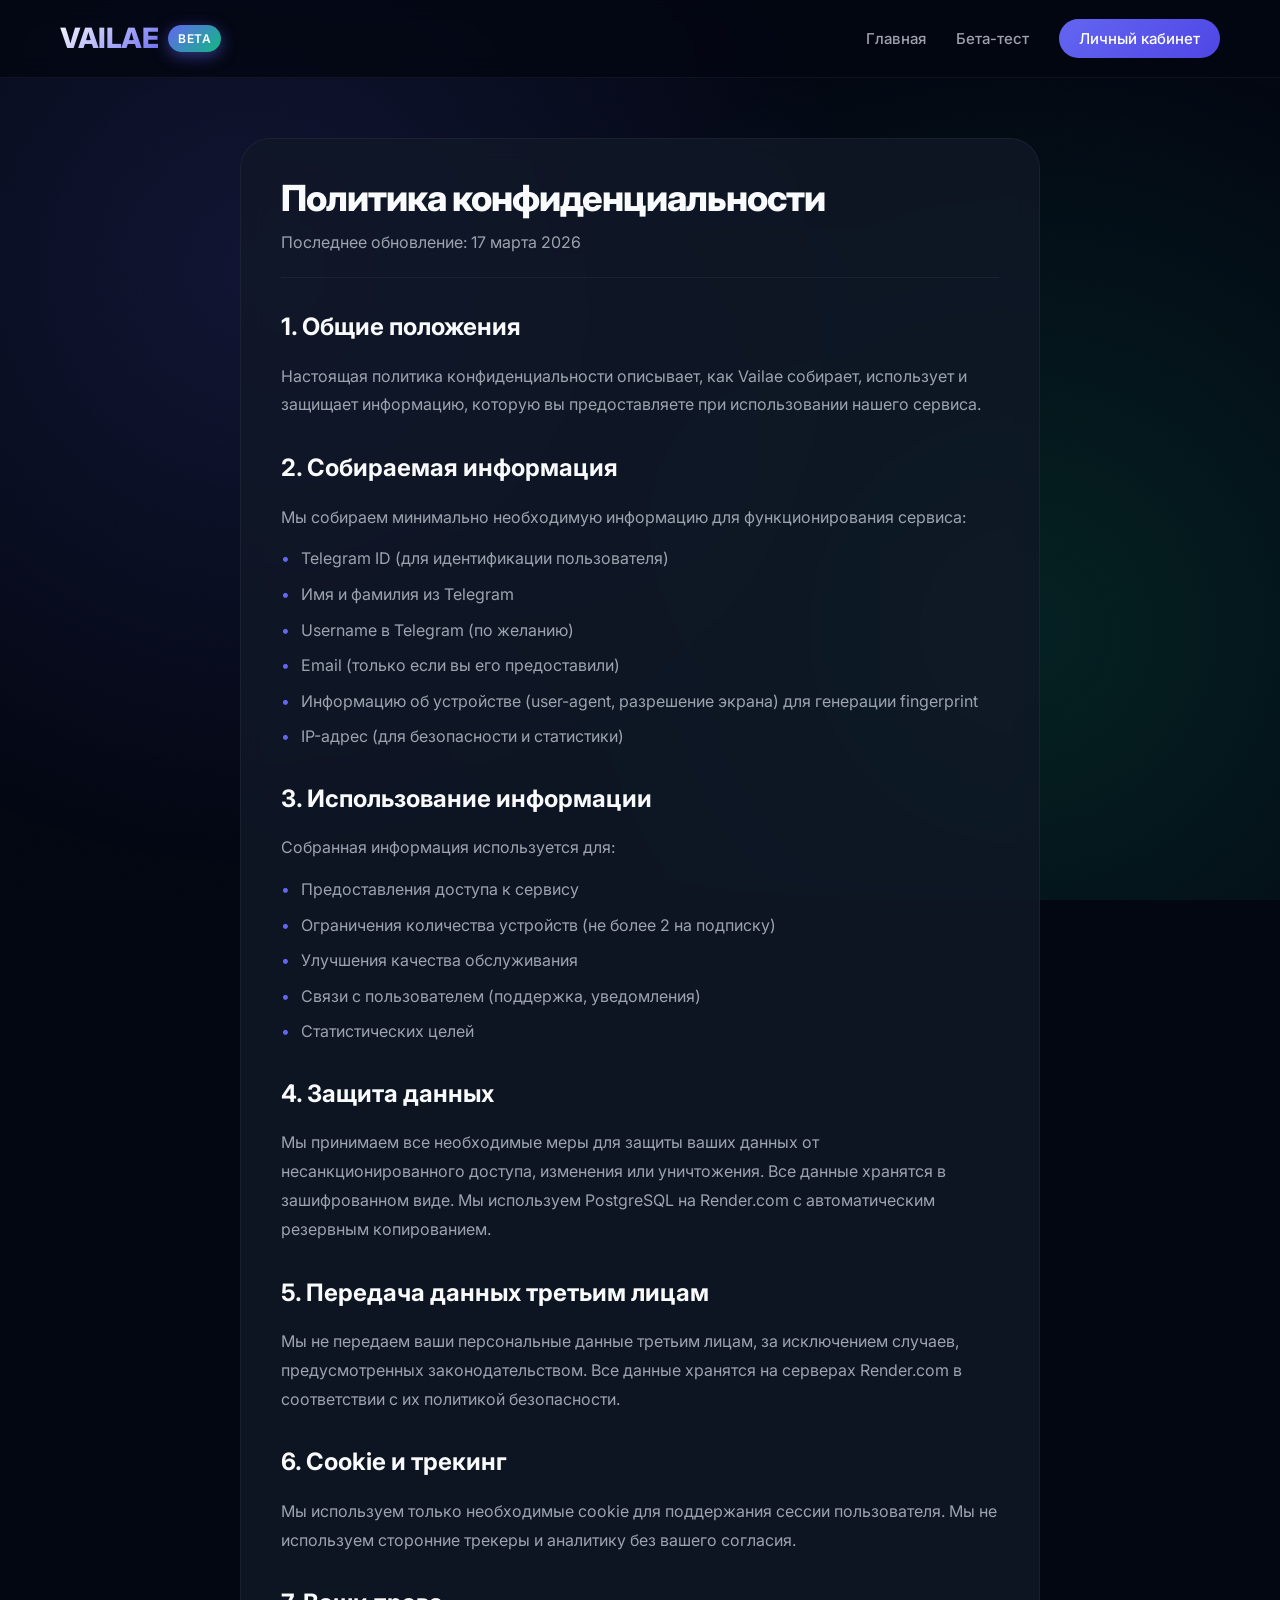
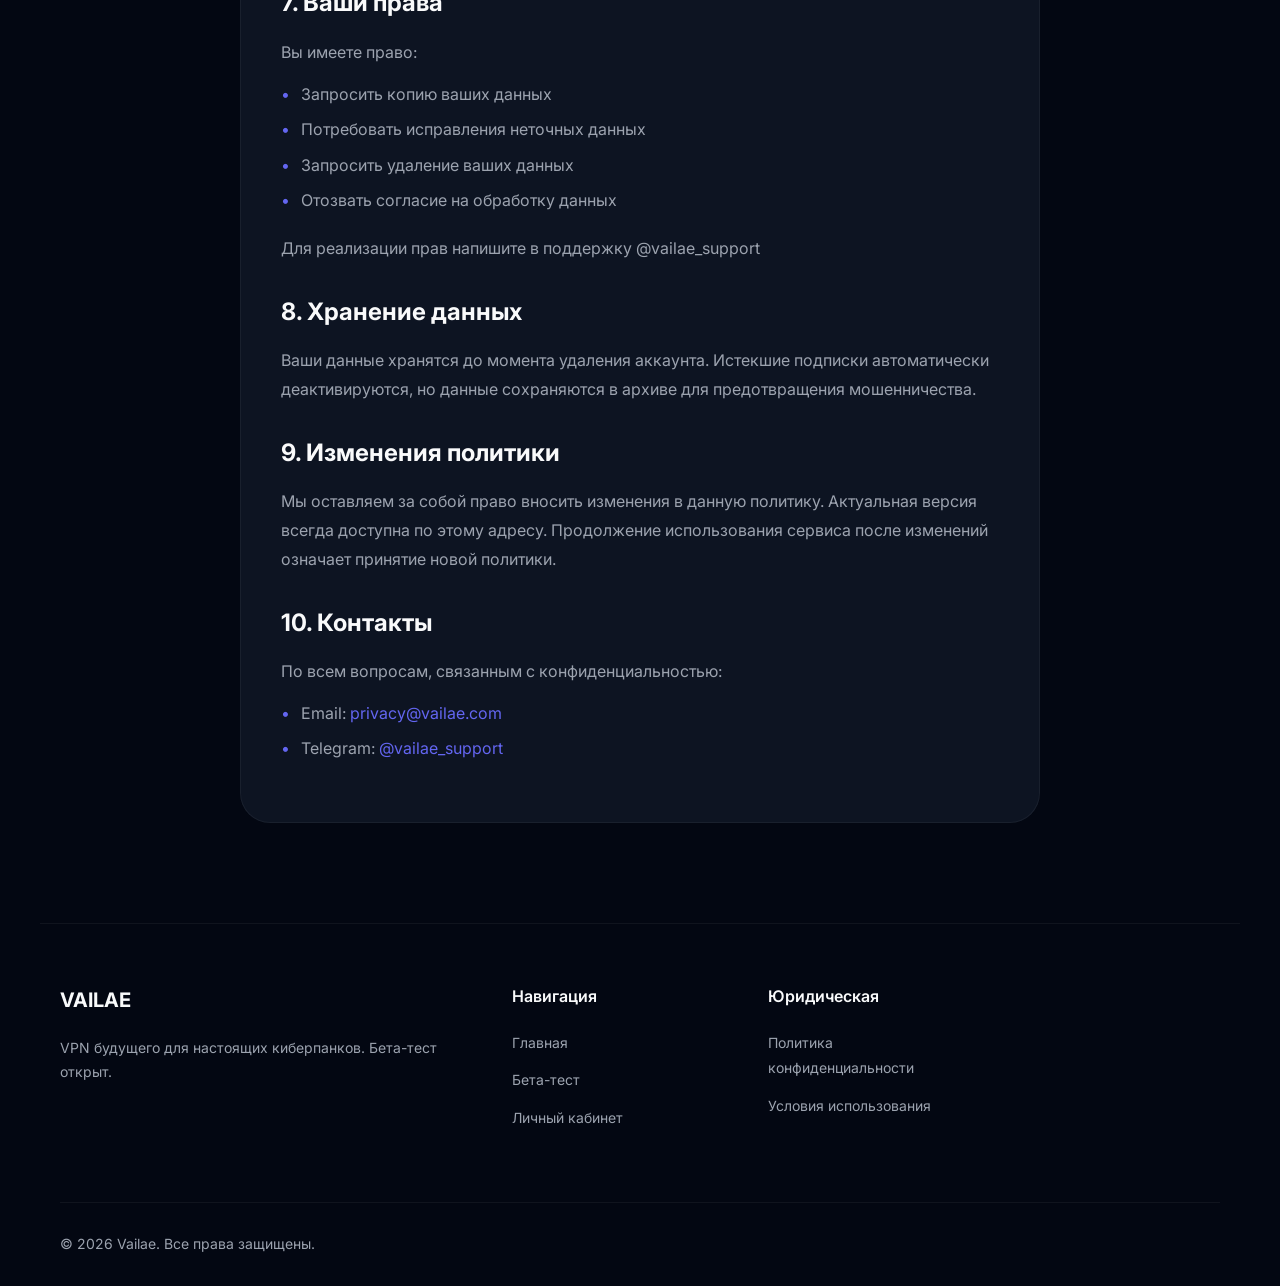
<file: templates/privacy.html>
<!DOCTYPE html>
<html lang="ru">
<head>
    <meta charset="UTF-8">
    <meta name="viewport" content="width=device-width, initial-scale=1.0">
    <title>Vailae — Политика конфиденциальности</title>
    <link rel="stylesheet" href="/static/css/style.css">
    <link href="https://fonts.googleapis.com/css2?family=Inter:wght@300;400;500;600;700;800&display=swap" rel="stylesheet">
</head>
<body>
    <div class="noise"></div>
    <div class="gradient-bg"></div>

    <nav class="navbar">
        <div class="nav-container">
            <div class="logo">
                <span class="logo-text">VAILAE</span>
                <span class="logo-badge">BETA</span>
            </div>
            
            <ul class="nav-menu">
                <li><a href="/" class="nav-link">Главная</a></li>
                <li><a href="/beta" class="nav-link">Бета-тест</a></li>
                <li><a href="/dashboard" class="nav-link btn-nav">Личный кабинет</a></li>
            </ul>
        </div>
    </nav>

    <div class="container">
        <article class="legal-page">
            <h1>Политика конфиденциальности</h1>
            <p class="legal-date">Последнее обновление: 17 марта 2026</p>
            
            <section>
                <h2>1. Общие положения</h2>
                <p>Настоящая политика конфиденциальности описывает, как Vailae собирает, использует и защищает информацию, которую вы предоставляете при использовании нашего сервиса.</p>
            </section>
            
            <section>
                <h2>2. Собираемая информация</h2>
                <p>Мы собираем минимально необходимую информацию для функционирования сервиса:</p>
                <ul>
                    <li>Telegram ID (для идентификации пользователя)</li>
                    <li>Имя и фамилия из Telegram</li>
                    <li>Username в Telegram (по желанию)</li>
                    <li>Email (только если вы его предоставили)</li>
                    <li>Информацию об устройстве (user-agent, разрешение экрана) для генерации fingerprint</li>
                    <li>IP-адрес (для безопасности и статистики)</li>
                </ul>
            </section>
            
            <section>
                <h2>3. Использование информации</h2>
                <p>Собранная информация используется для:</p>
                <ul>
                    <li>Предоставления доступа к сервису</li>
                    <li>Ограничения количества устройств (не более 2 на подписку)</li>
                    <li>Улучшения качества обслуживания</li>
                    <li>Связи с пользователем (поддержка, уведомления)</li>
                    <li>Статистических целей</li>
                </ul>
            </section>
            
            <section>
                <h2>4. Защита данных</h2>
                <p>Мы принимаем все необходимые меры для защиты ваших данных от несанкционированного доступа, изменения или уничтожения. Все данные хранятся в зашифрованном виде. Мы используем PostgreSQL на Render.com с автоматическим резервным копированием.</p>
            </section>
            
            <section>
                <h2>5. Передача данных третьим лицам</h2>
                <p>Мы не передаем ваши персональные данные третьим лицам, за исключением случаев, предусмотренных законодательством. Все данные хранятся на серверах Render.com в соответствии с их политикой безопасности.</p>
            </section>
            
            <section>
                <h2>6. Cookie и трекинг</h2>
                <p>Мы используем только необходимые cookie для поддержания сессии пользователя. Мы не используем сторонние трекеры и аналитику без вашего согласия.</p>
            </section>
            
            <section>
                <h2>7. Ваши права</h2>
                <p>Вы имеете право:</p>
                <ul>
                    <li>Запросить копию ваших данных</li>
                    <li>Потребовать исправления неточных данных</li>
                    <li>Запросить удаление ваших данных</li>
                    <li>Отозвать согласие на обработку данных</li>
                </ul>
                <p>Для реализации прав напишите в поддержку @vailae_support</p>
            </section>
            
            <section>
                <h2>8. Хранение данных</h2>
                <p>Ваши данные хранятся до момента удаления аккаунта. Истекшие подписки автоматически деактивируются, но данные сохраняются в архиве для предотвращения мошенничества.</p>
            </section>
            
            <section>
                <h2>9. Изменения политики</h2>
                <p>Мы оставляем за собой право вносить изменения в данную политику. Актуальная версия всегда доступна по этому адресу. Продолжение использования сервиса после изменений означает принятие новой политики.</p>
            </section>
            
            <section>
                <h2>10. Контакты</h2>
                <p>По всем вопросам, связанным с конфиденциальностью:</p>
                <ul>
                    <li>Email: <a href="mailto:privacy@vailae.com">privacy@vailae.com</a></li>
                    <li>Telegram: <a href="https://t.me/vailae_support">@vailae_support</a></li>
                </ul>
            </section>
        </article>
    </div>

    <footer class="footer">
        <div class="footer-grid">
            <div class="footer-col">
                <div class="footer-logo">VAILAE</div>
                <p class="footer-description">
                    VPN будущего для настоящих киберпанков. Бета-тест открыт.
                </p>
            </div>
            
            <div class="footer-col">
                <h4>Навигация</h4>
                <ul>
                    <li><a href="/">Главная</a></li>
                    <li><a href="/beta">Бета-тест</a></li>
                    <li><a href="/dashboard">Личный кабинет</a></li>
                </ul>
            </div>
            
            <div class="footer-col">
                <h4>Юридическая</h4>
                <ul>
                    <li><a href="/privacy">Политика конфиденциальности</a></li>
                    <li><a href="/terms">Условия использования</a></li>
                </ul>
            </div>
        </div>
        
        <div class="footer-bottom">
            <span>© 2026 Vailae. Все права защищены.</span>
        </div>
    </footer>

    <style>
        .legal-page {
            max-width: 800px;
            margin: 60px auto;
            padding: 40px;
            background: var(--bg-card);
            backdrop-filter: var(--glass-blur);
            border: 1px solid var(--border);
            border-radius: 30px;
        }
        
        .legal-page h1 {
            font-size: 36px;
            margin-bottom: 10px;
        }
        
        .legal-date {
            color: var(--text-secondary);
            margin-bottom: 40px;
            padding-bottom: 20px;
            border-bottom: 1px solid var(--border);
        }
        
        .legal-page h2 {
            font-size: 24px;
            margin: 30px 0 15px;
            color: var(--text);
        }
        
        .legal-page p {
            color: var(--text-secondary);
            line-height: 1.8;
            margin-bottom: 15px;
        }
        
        .legal-page ul {
            list-style: none;
            padding: 0;
            margin-bottom: 20px;
        }
        
        .legal-page ul li {
            color: var(--text-secondary);
            margin-bottom: 10px;
            padding-left: 20px;
            position: relative;
        }
        
        .legal-page ul li::before {
            content: '•';
            color: var(--primary);
            position: absolute;
            left: 0;
        }
        
        .legal-page a {
            color: var(--primary);
            text-decoration: none;
        }
        
        .legal-page a:hover {
            text-decoration: underline;
        }
    </style>
</body>
</html>
</file>
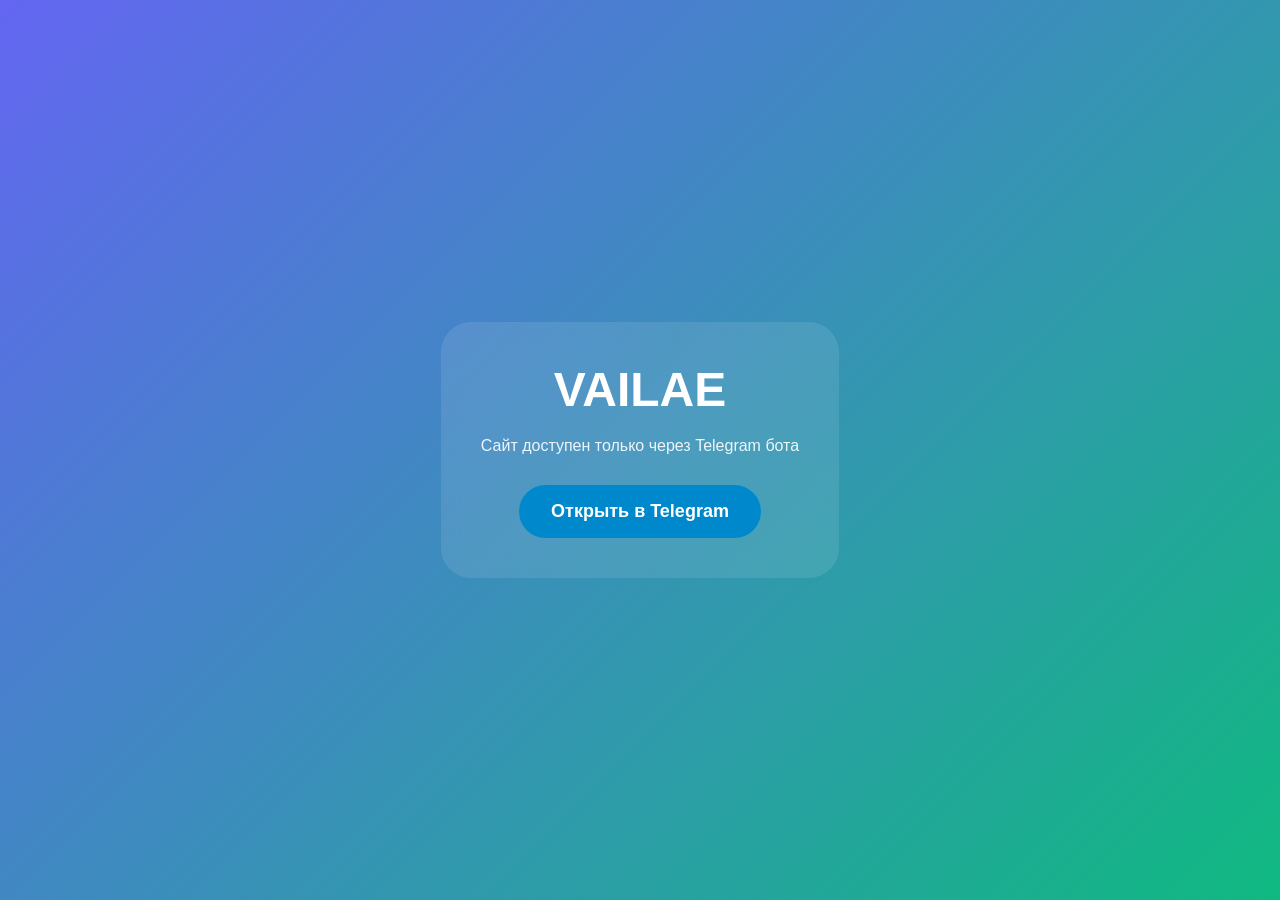
<file: templates/telegram_only.html>
<!DOCTYPE html>
<html>
<head>
    <meta charset="UTF-8">
    <meta name="viewport" content="width=device-width, initial-scale=1.0">
    <title>Vailae — доступ через Telegram</title>
    <style>
        *{margin:0;padding:0;box-sizing:border-box;}
        body{
            font-family:-apple-system,BlinkMacSystemFont,'Segoe UI',Roboto,sans-serif;
            background:linear-gradient(135deg,#6366f1,#10b981);
            min-height:100vh;
            display:flex;
            align-items:center;
            justify-content:center;
            color:white;
            padding:20px;
        }
        .card{
            max-width:400px;
            background:rgba(255,255,255,0.1);
            backdrop-filter:blur(10px);
            border-radius:30px;
            padding:40px;
            text-align:center;
        }
        h1{font-size:48px;margin-bottom:20px;}
        p{margin-bottom:30px;opacity:0.9;}
        .btn{
            display:inline-flex;
            align-items:center;
            gap:10px;
            background:#0088cc;
            color:white;
            text-decoration:none;
            padding:16px 32px;
            border-radius:50px;
            font-size:18px;
            font-weight:600;
        }
        .btn:hover{transform:translateY(-2px);}
    </style>
</head>
<body>
    <div class="card">
        <h1>VAILAE</h1>
        <p>Сайт доступен только через Telegram бота</p>
        <a href="https://t.me/{{ bot_username }}" class="btn">
            Открыть в Telegram
        </a>
    </div>
</body>
</html>
</file>
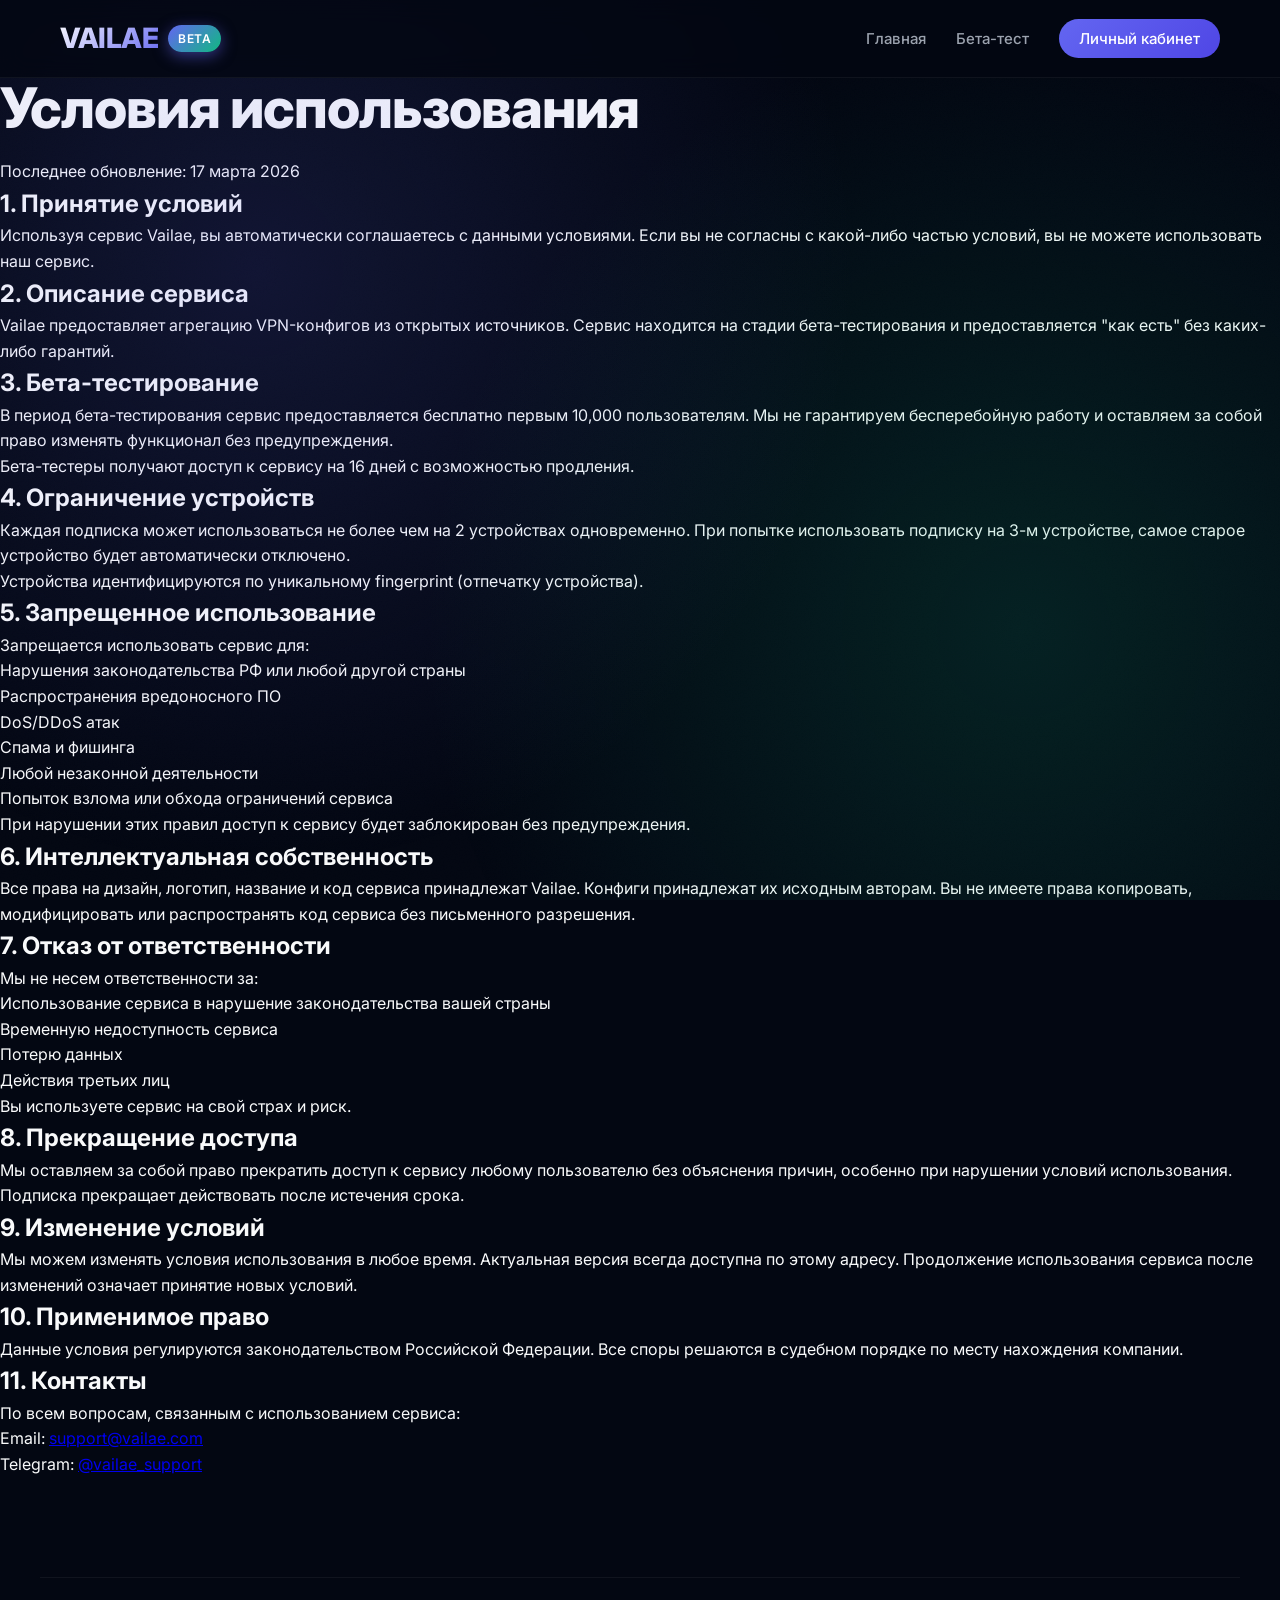
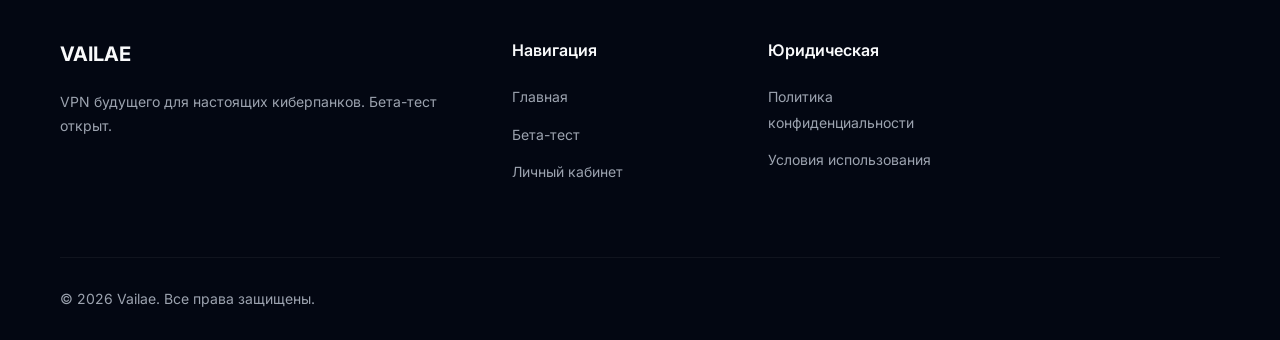
<file: templates/terms.html>
<!DOCTYPE html>
<html lang="ru">
<head>
    <meta charset="UTF-8">
    <meta name="viewport" content="width=device-width, initial-scale=1.0">
    <title>Vailae — Условия использования</title>
    <link rel="stylesheet" href="/static/css/style.css">
    <link href="https://fonts.googleapis.com/css2?family=Inter:wght@300;400;500;600;700;800&display=swap" rel="stylesheet">
</head>
<body>
    <div class="noise"></div>
    <div class="gradient-bg"></div>

    <nav class="navbar">
        <div class="nav-container">
            <div class="logo">
                <span class="logo-text">VAILAE</span>
                <span class="logo-badge">BETA</span>
            </div>
            
            <ul class="nav-menu">
                <li><a href="/" class="nav-link">Главная</a></li>
                <li><a href="/beta" class="nav-link">Бета-тест</a></li>
                <li><a href="/dashboard" class="nav-link btn-nav">Личный кабинет</a></li>
            </ul>
        </div>
    </nav>

    <div class="container">
        <article class="legal-page">
            <h1>Условия использования</h1>
            <p class="legal-date">Последнее обновление: 17 марта 2026</p>
            
            <section>
                <h2>1. Принятие условий</h2>
                <p>Используя сервис Vailae, вы автоматически соглашаетесь с данными условиями. Если вы не согласны с какой-либо частью условий, вы не можете использовать наш сервис.</p>
            </section>
            
            <section>
                <h2>2. Описание сервиса</h2>
                <p>Vailae предоставляет агрегацию VPN-конфигов из открытых источников. Сервис находится на стадии бета-тестирования и предоставляется "как есть" без каких-либо гарантий.</p>
            </section>
            
            <section>
                <h2>3. Бета-тестирование</h2>
                <p>В период бета-тестирования сервис предоставляется бесплатно первым 10,000 пользователям. Мы не гарантируем бесперебойную работу и оставляем за собой право изменять функционал без предупреждения.</p>
                <p>Бета-тестеры получают доступ к сервису на 16 дней с возможностью продления.</p>
            </section>
            
            <section>
                <h2>4. Ограничение устройств</h2>
                <p>Каждая подписка может использоваться не более чем на 2 устройствах одновременно. При попытке использовать подписку на 3-м устройстве, самое старое устройство будет автоматически отключено.</p>
                <p>Устройства идентифицируются по уникальному fingerprint (отпечатку устройства).</p>
            </section>
            
            <section>
                <h2>5. Запрещенное использование</h2>
                <p>Запрещается использовать сервис для:</p>
                <ul>
                    <li>Нарушения законодательства РФ или любой другой страны</li>
                    <li>Распространения вредоносного ПО</li>
                    <li>DoS/DDoS атак</li>
                    <li>Спама и фишинга</li>
                    <li>Любой незаконной деятельности</li>
                    <li>Попыток взлома или обхода ограничений сервиса</li>
                </ul>
                <p>При нарушении этих правил доступ к сервису будет заблокирован без предупреждения.</p>
            </section>
            
            <section>
                <h2>6. Интеллектуальная собственность</h2>
                <p>Все права на дизайн, логотип, название и код сервиса принадлежат Vailae. Конфиги принадлежат их исходным авторам. Вы не имеете права копировать, модифицировать или распространять код сервиса без письменного разрешения.</p>
            </section>
            
            <section>
                <h2>7. Отказ от ответственности</h2>
                <p>Мы не несем ответственности за:</p>
                <ul>
                    <li>Использование сервиса в нарушение законодательства вашей страны</li>
                    <li>Временную недоступность сервиса</li>
                    <li>Потерю данных</li>
                    <li>Действия третьих лиц</li>
                </ul>
                <p>Вы используете сервис на свой страх и риск.</p>
            </section>
            
            <section>
                <h2>8. Прекращение доступа</h2>
                <p>Мы оставляем за собой право прекратить доступ к сервису любому пользователю без объяснения причин, особенно при нарушении условий использования. Подписка прекращает действовать после истечения срока.</p>
            </section>
            
            <section>
                <h2>9. Изменение условий</h2>
                <p>Мы можем изменять условия использования в любое время. Актуальная версия всегда доступна по этому адресу. Продолжение использования сервиса после изменений означает принятие новых условий.</p>
            </section>
            
            <section>
                <h2>10. Применимое право</h2>
                <p>Данные условия регулируются законодательством Российской Федерации. Все споры решаются в судебном порядке по месту нахождения компании.</p>
            </section>
            
            <section>
                <h2>11. Контакты</h2>
                <p>По всем вопросам, связанным с использованием сервиса:</p>
                <ul>
                    <li>Email: <a href="mailto:support@vailae.com">support@vailae.com</a></li>
                    <li>Telegram: <a href="https://t.me/vailae_support">@vailae_support</a></li>
                </ul>
            </section>
        </article>
    </div>

    <footer class="footer">
        <div class="footer-grid">
            <div class="footer-col">
                <div class="footer-logo">VAILAE</div>
                <p class="footer-description">
                    VPN будущего для настоящих киберпанков. Бета-тест открыт.
                </p>
            </div>
            
            <div class="footer-col">
                <h4>Навигация</h4>
                <ul>
                    <li><a href="/">Главная</a></li>
                    <li><a href="/beta">Бета-тест</a></li>
                    <li><a href="/dashboard">Личный кабинет</a></li>
                </ul>
            </div>
            
            <div class="footer-col">
                <h4>Юридическая</h4>
                <ul>
                    <li><a href="/privacy">Политика конфиденциальности</a></li>
                    <li><a href="/terms">Условия использования</a></li>
                </ul>
            </div>
        </div>
        
        <div class="footer-bottom">
            <span>© 2026 Vailae. Все права защищены.</span>
        </div>
    </footer>
</body>
</html>
</file>
<file: static/css/style.css>
/* static/css/style.css - Полная версия */

/* ===== ПЕРЕМЕННЫЕ ===== */
:root {
    --primary: #6366f1;
    --primary-dark: #4f46e5;
    --primary-light: #818cf8;
    --primary-glow: rgba(99, 102, 241, 0.5);
    --secondary: #10b981;
    --secondary-dark: #059669;
    --secondary-light: #34d399;
    --secondary-glow: rgba(16, 185, 129, 0.3);
    --bg-dark: #030712;
    --bg-card: rgba(17, 24, 39, 0.8);
    --bg-card-solid: #111827;
    --bg-card-hover: #1f2937;
    --text: #f9fafb;
    --text-secondary: #9ca3af;
    --text-muted: #6b7280;
    --border: rgba(255, 255, 255, 0.05);
    --border-hover: rgba(255, 255, 255, 0.1);
    --success: #10b981;
    --warning: #f59e0b;
    --danger: #ef4444;
    --info: #3b82f6;
    --glass-blur: blur(12px);
    --transition: all 0.3s ease;
}

/* ===== СБРОС ===== */
* {
    margin: 0;
    padding: 0;
    box-sizing: border-box;
}

html {
    scroll-behavior: smooth;
    scroll-padding-top: 80px;
}

body {
    font-family: 'Inter', sans-serif;
    background: var(--bg-dark);
    color: var(--text);
    line-height: 1.6;
    overflow-x: hidden;
    min-height: 100vh;
    position: relative;
}

/* ===== ФОНОВЫЕ ЭЛЕМЕНТЫ ===== */
.noise {
    position: fixed;
    top: 0;
    left: 0;
    width: 100%;
    height: 100%;
    background: url('[data-uri]');
    pointer-events: none;
    opacity: 0.4;
    z-index: 0;
}

.gradient-bg {
    position: fixed;
    top: 0;
    left: 0;
    width: 100%;
    height: 100%;
    background: 
        radial-gradient(circle at 20% 30%, rgba(99, 102, 241, 0.15) 0%, transparent 50%),
        radial-gradient(circle at 80% 70%, rgba(16, 185, 129, 0.15) 0%, transparent 50%);
    pointer-events: none;
    z-index: 0;
}

.canvas-bg {
    position: fixed;
    top: 0;
    left: 0;
    width: 100%;
    height: 100%;
    pointer-events: none;
    z-index: 1;
    opacity: 0.4;
}

/* ===== ПРЕЛОАДЕР ===== */
.preloader {
    position: fixed;
    top: 0;
    left: 0;
    width: 100%;
    height: 100%;
    background: var(--bg-dark);
    display: flex;
    justify-content: center;
    align-items: center;
    z-index: 9999;
    transition: opacity 0.5s ease, visibility 0.5s ease;
}

.preloader.hidden {
    opacity: 0;
    visibility: hidden;
}

.loader {
    width: 48px;
    height: 48px;
    border: 3px solid var(--border);
    border-top-color: var(--primary);
    border-right-color: var(--secondary);
    border-radius: 50%;
    animation: spin 1s linear infinite;
}

.global-loader {
    position: fixed;
    top: 0;
    left: 0;
    width: 100%;
    height: 100%;
    background: rgba(3, 7, 18, 0.8);
    backdrop-filter: blur(5px);
    display: flex;
    justify-content: center;
    align-items: center;
    z-index: 10000;
}

@keyframes spin {
    to { transform: rotate(360deg); }
}

/* ===== НАВИГАЦИЯ ===== */
.navbar {
    position: sticky;
    top: 0;
    z-index: 1000;
    background: rgba(3, 7, 18, 0.8);
    backdrop-filter: var(--glass-blur);
    border-bottom: 1px solid var(--border);
    padding: 16px 0;
}

.nav-container {
    max-width: 1200px;
    margin: 0 auto;
    padding: 0 20px;
    display: flex;
    justify-content: space-between;
    align-items: center;
}

.logo {
    display: flex;
    align-items: center;
    gap: 10px;
    cursor: pointer;
}

.logo-icon {
    animation: float 3s infinite;
}

.logo-text {
    font-size: 28px;
    font-weight: 800;
    background: linear-gradient(135deg, #fff, var(--primary));
    -webkit-background-clip: text;
    -webkit-text-fill-color: transparent;
    letter-spacing: -0.5px;
}

.logo-badge {
    background: linear-gradient(135deg, var(--primary), var(--secondary));
    color: white;
    font-size: 12px;
    font-weight: 600;
    padding: 4px 10px;
    border-radius: 30px;
    text-transform: uppercase;
    letter-spacing: 0.5px;
    box-shadow: 0 4px 15px var(--primary-glow);
    animation: badgePulse 2s infinite;
}

@keyframes badgePulse {
    0%, 100% { opacity: 1; }
    50% { opacity: 0.8; }
}

@keyframes float {
    0%, 100% { transform: translateY(0); }
    50% { transform: translateY(-5px); }
}

.menu-toggle {
    display: none;
    flex-direction: column;
    gap: 6px;
    cursor: pointer;
    padding: 5px;
    z-index: 1001;
}

.menu-toggle span {
    width: 30px;
    height: 2px;
    background: var(--text);
    transition: var(--transition);
}

.menu-toggle.active span:nth-child(1) {
    transform: rotate(45deg) translate(8px, 8px);
}

.menu-toggle.active span:nth-child(2) {
    opacity: 0;
}

.menu-toggle.active span:nth-child(3) {
    transform: rotate(-45deg) translate(8px, -8px);
}

.nav-menu {
    display: flex;
    gap: 30px;
    list-style: none;
    align-items: center;
}

.nav-link {
    color: var(--text-secondary);
    text-decoration: none;
    font-weight: 500;
    font-size: 15px;
    transition: var(--transition);
    position: relative;
}

.nav-link:hover {
    color: var(--text);
}

.nav-link::after {
    content: '';
    position: absolute;
    bottom: -5px;
    left: 0;
    width: 0;
    height: 2px;
    background: linear-gradient(90deg, var(--primary), var(--secondary));
    transition: width 0.3s;
    border-radius: 2px;
}

.nav-link:hover::after {
    width: 100%;
}

.btn-nav {
    background: linear-gradient(135deg, var(--primary), var(--primary-dark));
    color: white !important;
    padding: 10px 20px;
    border-radius: 30px;
    border: none;
}

.btn-nav::after {
    display: none;
}

.btn-nav:hover {
    background: linear-gradient(135deg, var(--primary-dark), var(--primary));
    transform: translateY(-2px);
    box-shadow: 0 10px 20px -5px var(--primary-glow);
}

/* Пользовательское меню */
.nav-user-menu {
    position: relative;
    display: flex;
    align-items: center;
    gap: 10px;
    cursor: pointer;
    padding: 5px 10px;
    border-radius: 40px;
    background: rgba(255, 255, 255, 0.05);
    border: 1px solid var(--border);
    transition: var(--transition);
}

.nav-user-menu:hover {
    background: rgba(255, 255, 255, 0.1);
    border-color: var(--primary);
}

.nav-user-avatar {
    width: 32px;
    height: 32px;
    border-radius: 50%;
    overflow: hidden;
    background: linear-gradient(135deg, var(--primary), var(--secondary));
    display: flex;
    align-items: center;
    justify-content: center;
    color: white;
    font-size: 16px;
}

.nav-user-avatar img {
    width: 100%;
    height: 100%;
    object-fit: cover;
}

.avatar-initials {
    font-weight: 600;
    text-transform: uppercase;
}

.nav-user-name {
    font-weight: 500;
    color: var(--text);
}

.nav-user-dropdown {
    position: absolute;
    top: 100%;
    right: 0;
    width: 200px;
    background: var(--bg-card-solid);
    border: 1px solid var(--border);
    border-radius: 20px;
    padding: 10px;
    margin-top: 10px;
    opacity: 0;
    visibility: hidden;
    transform: translateY(-10px);
    transition: var(--transition);
    z-index: 100;
}

.nav-user-menu:hover .nav-user-dropdown {
    opacity: 1;
    visibility: visible;
    transform: translateY(0);
}

.nav-user-dropdown a {
    display: block;
    padding: 12px 15px;
    color: var(--text);
    text-decoration: none;
    border-radius: 12px;
    transition: var(--transition);
}

.nav-user-dropdown a:hover {
    background: rgba(99, 102, 241, 0.1);
    color: var(--primary);
}

/* ===== КНОПКИ ===== */
.btn {
    padding: 14px 28px;
    border-radius: 40px;
    font-weight: 600;
    font-size: 15px;
    cursor: pointer;
    transition: var(--transition);
    border: none;
    display: inline-flex;
    align-items: center;
    justify-content: center;
    gap: 8px;
    text-decoration: none;
    position: relative;
    overflow: hidden;
}

.btn-primary {
    background: linear-gradient(135deg, var(--primary), var(--primary-dark));
    color: white;
    box-shadow: 0 10px 20px -5px var(--primary-glow);
}

.btn-primary::before {
    content: '';
    position: absolute;
    top: 0;
    left: -100%;
    width: 100%;
    height: 100%;
    background: linear-gradient(90deg, transparent, rgba(255, 255, 255, 0.2), transparent);
    transition: left 0.5s;
}

.btn-primary:hover::before {
    left: 100%;
}

.btn-primary:hover {
    transform: translateY(-2px);
    box-shadow: 0 15px 30px -5px var(--primary-glow);
}

.btn-outline {
    background: transparent;
    border: 1px solid var(--border);
    color: var(--text);
    backdrop-filter: var(--glass-blur);
}

.btn-outline:hover {
    border-color: var(--primary);
    background: rgba(99, 102, 241, 0.1);
    transform: translateY(-2px);
}

.btn-glow {
    animation: glow 2s infinite;
}

@keyframes glow {
    0%, 100% { box-shadow: 0 10px 20px -5px var(--primary-glow); }
    50% { box-shadow: 0 15px 30px 0 var(--primary-glow); }
}

.btn-block {
    width: 100%;
    padding: 16px;
}

.btn-large {
    padding: 18px 40px;
    font-size: 16px;
}

.login-btn {
    background: transparent;
    border: 1px solid var(--primary);
    color: var(--text);
    padding: 10px 20px;
    border-radius: 30px;
    text-decoration: none;
    display: inline-flex;
    align-items: center;
    gap: 8px;
}

.login-btn:hover {
    background: var(--primary);
}

/* ===== ГЕРОЙ СЕКЦИЯ ===== */
.hero {
    max-width: 1200px;
    margin: 0 auto;
    padding: 60px 20px;
    display: grid;
    grid-template-columns: 1fr 1fr;
    gap: 60px;
    align-items: center;
    min-height: 90vh;
    position: relative;
    z-index: 2;
}

.hero-content {
    animation: fadeInUp 1s ease;
}

@keyframes fadeInUp {
    from {
        opacity: 0;
        transform: translateY(30px);
    }
    to {
        opacity: 1;
        transform: translateY(0);
    }
}

.hero-badge {
    display: inline-flex;
    align-items: center;
    gap: 10px;
    background: rgba(99, 102, 241, 0.1);
    border: 1px solid rgba(99, 102, 241, 0.3);
    padding: 6px;
    border-radius: 40px;
    margin-bottom: 30px;
    backdrop-filter: var(--glass-blur);
}

.live-badge {
    display: flex;
    align-items: center;
    gap: 6px;
    background: var(--primary);
    color: white;
    padding: 6px 14px;
    border-radius: 30px;
    font-size: 13px;
    font-weight: 600;
}

.pulse-dot {
    width: 8px;
    height: 8px;
    background: #fff;
    border-radius: 50%;
    animation: pulse 2s infinite;
}

@keyframes pulse {
    0% { transform: scale(1); opacity: 1; }
    50% { transform: scale(1.5); opacity: 0.7; }
    100% { transform: scale(1); opacity: 1; }
}

.badge-text {
    padding-right: 12px;
    color: var(--text-secondary);
    font-weight: 500;
}

h1 {
    font-size: 56px;
    line-height: 1.1;
    margin-bottom: 20px;
    font-weight: 800;
    letter-spacing: -1px;
}

.gradient-text {
    background: linear-gradient(135deg, var(--primary), var(--secondary));
    -webkit-background-clip: text;
    -webkit-text-fill-color: transparent;
    background-clip: text;
}

.hero-description {
    font-size: 18px;
    color: var(--text-secondary);
    margin-bottom: 40px;
    max-width: 500px;
    line-height: 1.7;
}

.highlight {
    color: var(--secondary);
    font-weight: 600;
    position: relative;
    display: inline-block;
}

.highlight::after {
    content: '';
    position: absolute;
    bottom: -2px;
    left: 0;
    width: 100%;
    height: 2px;
    background: var(--secondary);
    transform: scaleX(0);
    transform-origin: right;
    transition: transform 0.5s;
}

.highlight:hover::after {
    transform: scaleX(1);
    transform-origin: left;
}

.hero-stats {
    display: flex;
    gap: 40px;
    margin: 40px 0;
}

.stat-item {
    text-align: left;
}

.stat-value {
    font-size: 36px;
    font-weight: 700;
    color: var(--text);
    margin-bottom: 5px;
    background: linear-gradient(135deg, #fff, var(--primary));
    -webkit-background-clip: text;
    -webkit-text-fill-color: transparent;
    font-feature-settings: "tnum";
}

.stat-label {
    color: var(--text-secondary);
    font-size: 14px;
    text-transform: uppercase;
    letter-spacing: 1px;
}

.hero-actions {
    display: flex;
    gap: 20px;
    margin-top: 40px;
}

/* Визуальная часть героя */
.hero-visual {
    position: relative;
    height: 500px;
    animation: fadeInRight 1s ease;
}

@keyframes fadeInRight {
    from {
        opacity: 0;
        transform: translateX(30px);
    }
    to {
        opacity: 1;
        transform: translateX(0);
    }
}

.sphere {
    position: absolute;
    top: 50%;
    left: 50%;
    transform: translate(-50%, -50%);
    width: 300px;
    height: 300px;
    border-radius: 50%;
    background: radial-gradient(circle at 30% 30%, rgba(99, 102, 241, 0.4), rgba(16, 185, 129, 0.1));
    box-shadow: 0 0 100px var(--primary-glow);
    animation: spherePulse 4s infinite;
}

@keyframes spherePulse {
    0%, 100% { transform: translate(-50%, -50%) scale(1); opacity: 0.8; }
    50% { transform: translate(-50%, -50%) scale(1.1); opacity: 1; }
}

.floating-card {
    position: absolute;
    background: var(--bg-card);
    backdrop-filter: var(--glass-blur);
    border: 1px solid var(--border);
    border-radius: 20px;
    padding: 15px 20px;
    display: flex;
    align-items: center;
    gap: 12px;
    box-shadow: 0 20px 40px rgba(0, 0, 0, 0.3);
    animation: float 3s infinite;
}

.floating-card i {
    font-size: 24px;
    color: var(--primary);
}

.card-info {
    display: flex;
    flex-direction: column;
}

.card-label {
    font-size: 12px;
    color: var(--text-secondary);
}

.card-value {
    font-size: 16px;
    font-weight: 600;
    color: var(--text);
}

.card-1 {
    top: 20%;
    left: 10%;
    animation-delay: 0s;
}

.card-2 {
    bottom: 30%;
    right: 15%;
    animation-delay: 0.5s;
}

.card-3 {
    top: 40%;
    right: 20%;
    animation-delay: 1s;
}

/* ===== СЕКЦИЯ ПОДПИСКИ ===== */
.subscription-section {
    max-width: 1200px;
    margin: 100px auto;
    padding: 0 20px;
    position: relative;
    z-index: 2;
}

.section-header {
    text-align: center;
    margin-bottom: 50px;
}

.section-badge {
    display: inline-block;
    background: rgba(99, 102, 241, 0.1);
    border: 1px solid rgba(99, 102, 241, 0.3);
    padding: 8px 16px;
    border-radius: 40px;
    font-size: 13px;
    font-weight: 600;
    color: var(--primary);
    margin-bottom: 20px;
    text-transform: uppercase;
    letter-spacing: 1px;
}

.section-header h2 {
    font-size: 40px;
    font-weight: 700;
    margin-bottom: 15px;
}

.section-header p {
    color: var(--text-secondary);
    font-size: 18px;
}

.subscription-grid {
    display: grid;
    grid-template-columns: 2fr 1fr;
    gap: 30px;
    margin-top: 40px;
}

/* Основная карточка подписки */
.subscription-card {
    background: var(--bg-card);
    backdrop-filter: var(--glass-blur);
    border: 1px solid var(--border);
    border-radius: 40px;
    padding: 40px;
    position: relative;
    overflow: hidden;
    transition: var(--transition);
}

.subscription-card:hover {
    border-color: var(--primary);
    transform: translateY(-5px);
    box-shadow: 0 30px 60px rgba(99, 102, 241, 0.2);
}

.card-glow {
    position: absolute;
    top: -50%;
    left: -50%;
    width: 200%;
    height: 200%;
    background: radial-gradient(circle, rgba(99, 102, 241, 0.2), transparent 70%);
    animation: rotate 30s linear infinite;
    pointer-events: none;
}

@keyframes rotate {
    from { transform: rotate(0deg); }
    to { transform: rotate(360deg); }
}

.card-header {
    display: flex;
    justify-content: space-between;
    align-items: center;
    margin-bottom: 30px;
    position: relative;
    z-index: 2;
}

.header-left {
    display: flex;
    align-items: center;
    gap: 15px;
}

.card-logo {
    filter: drop-shadow(0 4px 10px var(--primary-glow));
}

.card-title {
    font-size: 24px;
    font-weight: 700;
    color: var(--text);
}

.card-status {
    display: flex;
    align-items: center;
    gap: 8px;
    background: rgba(16, 185, 129, 0.1);
    padding: 8px 16px;
    border-radius: 40px;
    color: var(--success);
    font-size: 14px;
    font-weight: 600;
    border: 1px solid rgba(16, 185, 129, 0.3);
}

.status-dot {
    width: 8px;
    height: 8px;
    background: var(--success);
    border-radius: 50%;
    animation: pulse 2s infinite;
}

/* Информация о пользователе Telegram */
.user-telegram-info {
    display: flex;
    align-items: center;
    gap: 20px;
    background: rgba(255, 255, 255, 0.03);
    border-radius: 30px;
    padding: 20px;
    margin-bottom: 30px;
    border: 1px solid var(--border);
    position: relative;
    z-index: 2;
}

.user-avatar {
    width: 60px;
    height: 60px;
    border-radius: 50%;
    overflow: hidden;
    background: linear-gradient(135deg, var(--primary), var(--secondary));
    display: flex;
    align-items: center;
    justify-content: center;
    font-size: 24px;
    font-weight: 600;
    color: white;
    border: 2px solid var(--primary);
}

.user-avatar img {
    width: 100%;
    height: 100%;
    object-fit: cover;
}

.user-details {
    flex: 1;
}

.user-name {
    font-size: 18px;
    font-weight: 600;
    margin-bottom: 5px;
}

.user-telegram {
    color: var(--text-secondary);
    font-size: 14px;
}

/* Прогресс трафика */
.traffic-section {
    margin: 30px 0;
    position: relative;
    z-index: 2;
}

.traffic-label {
    display: flex;
    justify-content: space-between;
    color: var(--text-secondary);
    font-size: 14px;
    margin-bottom: 10px;
}

.traffic-used {
    color: var(--text);
    font-weight: 600;
}

.progress-bar {
    height: 8px;
    background: rgba(255, 255, 255, 0.1);
    border-radius: 4px;
    overflow: hidden;
}

.progress-fill {
    height: 100%;
    background: linear-gradient(90deg, var(--primary), var(--secondary));
    border-radius: 4px;
    animation: progressPulse 2s infinite;
}

@keyframes progressPulse {
    0%, 100% { opacity: 1; }
    50% { opacity: 0.8; }
}

/* Секция срока действия */
.expiry-section {
    background: rgba(0, 0, 0, 0.3);
    border-radius: 20px;
    padding: 20px;
    margin: 30px 0;
    border: 1px solid var(--border);
    position: relative;
    z-index: 2;
    display: flex;
    align-items: center;
    gap: 20px;
}

.expiry-icon {
    width: 50px;
    height: 50px;
    background: rgba(245, 158, 11, 0.1);
    border-radius: 50%;
    display: flex;
    align-items: center;
    justify-content: center;
    color: var(--warning);
    font-size: 20px;
    border: 1px solid rgba(245, 158, 11, 0.3);
}

.expiry-info {
    flex: 1;
}

.expiry-label {
    color: var(--text-secondary);
    font-size: 13px;
    margin-bottom: 5px;
}

.expiry-date {
    font-size: 20px;
    font-weight: 700;
    color: var(--warning);
    margin-bottom: 5px;
}

.expiry-remain {
    color: var(--text-secondary);
    font-size: 12px;
}

/* Поле с ссылкой */
.subscription-url {
    background: rgba(0, 0, 0, 0.3);
    border: 1px solid var(--border);
    border-radius: 24px;
    padding: 25px;
    margin: 30px 0;
    position: relative;
    z-index: 2;
    backdrop-filter: var(--glass-blur);
}

.url-label {
    display: flex;
    align-items: center;
    gap: 8px;
    color: var(--text-secondary);
    font-size: 14px;
    margin-bottom: 15px;
}

.url-label i {
    color: var(--primary);
}

.url-field {
    display: flex;
    align-items: center;
    gap: 8px;
    background: rgba(0, 0, 0, 0.5);
    border: 1px solid var(--border);
    border-radius: 16px;
    padding: 5px;
}

.url-field input {
    flex: 1;
    background: transparent;
    border: none;
    padding: 15px;
    color: var(--text);
    font-family: 'Monaco', 'Menlo', monospace;
    font-size: 14px;
    outline: none;
}

.copy-btn, .refresh-btn {
    width: 45px;
    height: 45px;
    border-radius: 12px;
    border: none;
    background: var(--bg-card-hover);
    color: var(--text-secondary);
    cursor: pointer;
    transition: var(--transition);
    display: flex;
    align-items: center;
    justify-content: center;
    font-size: 16px;
}

.copy-btn:hover, .refresh-btn:hover {
    background: var(--primary);
    color: white;
    transform: scale(1.05);
}

/* Поддерживаемые приложения */
.apps-support {
    display: flex;
    align-items: center;
    gap: 15px;
    margin-top: 20px;
    color: var(--text-secondary);
    font-size: 13px;
}

.app-icons {
    display: flex;
    gap: 8px;
}

.app-icon {
    width: 32px;
    height: 32px;
    background: rgba(255, 255, 255, 0.05);
    border-radius: 8px;
    display: flex;
    align-items: center;
    justify-content: center;
    font-size: 12px;
    font-weight: 600;
    border: 1px solid var(--border);
    transition: var(--transition);
    cursor: help;
}

.app-icon:hover {
    background: var(--primary);
    border-color: var(--primary);
    transform: translateY(-2px);
}

/* Информация о пользователе */
.user-info {
    display: flex;
    align-items: center;
    gap: 10px;
    color: var(--text-secondary);
    font-size: 14px;
    margin: 20px 0;
    padding: 15px;
    background: rgba(255, 255, 255, 0.02);
    border-radius: 12px;
}

.user-info i {
    color: var(--primary);
}

.card-actions {
    display: flex;
    flex-direction: column;
    gap: 10px;
    margin-top: 20px;
    position: relative;
    z-index: 2;
}

/* Карточка преимуществ */
.benefits-card {
    background: var(--bg-card);
    backdrop-filter: var(--glass-blur);
    border: 1px solid var(--border);
    border-radius: 40px;
    padding: 40px;
    transition: var(--transition);
}

.benefits-card:hover {
    border-color: var(--primary);
    transform: translateY(-5px);
    box-shadow: 0 30px 60px rgba(99, 102, 241, 0.2);
}

.benefits-card h3 {
    font-size: 24px;
    font-weight: 700;
    margin-bottom: 30px;
    color: var(--text);
}

.benefits-list {
    display: flex;
    flex-direction: column;
    gap: 20px;
    margin-bottom: 40px;
}

.benefit-item {
    display: flex;
    gap: 15px;
    align-items: flex-start;
}

.benefit-icon {
    color: var(--success);
    font-size: 20px;
    min-width: 25px;
}

.benefit-text {
    display: flex;
    flex-direction: column;
}

.benefit-text strong {
    color: var(--text);
    margin-bottom: 4px;
}

.benefit-text span {
    color: var(--text-secondary);
    font-size: 13px;
}

/* Бета-счётчик */
.beta-counter {
    background: rgba(0, 0, 0, 0.3);
    border-radius: 20px;
    padding: 25px;
    border: 1px solid var(--border);
}

.counter-label {
    color: var(--text-secondary);
    font-size: 13px;
    margin-bottom: 5px;
}

.counter-value {
    font-size: 36px;
    font-weight: 700;
    color: var(--primary);
    margin-bottom: 15px;
}

.counter-progress {
    display: flex;
    flex-direction: column;
    gap: 8px;
}

.progress-track {
    height: 6px;
    background: rgba(255, 255, 255, 0.1);
    border-radius: 3px;
    overflow: hidden;
}

.progress-thumb {
    height: 100%;
    background: linear-gradient(90deg, var(--primary), var(--secondary));
    border-radius: 3px;
    transition: width 1s ease;
}

.counter-progress span {
    color: var(--text-secondary);
    font-size: 12px;
    text-align: right;
}

/* ===== СЕКЦИЯ ВОЗМОЖНОСТЕЙ ===== */
.features-section {
    max-width: 1200px;
    margin: 100px auto;
    padding: 0 20px;
    position: relative;
    z-index: 2;
}

.features-grid {
    display: grid;
    grid-template-columns: repeat(4, 1fr);
    gap: 25px;
    margin-top: 50px;
}

.feature-card {
    background: var(--bg-card);
    backdrop-filter: var(--glass-blur);
    border: 1px solid var(--border);
    border-radius: 30px;
    padding: 30px;
    transition: var(--transition);
    text-align: center;
}

.feature-card:hover {
    border-color: var(--primary);
    transform: translateY(-10px);
    box-shadow: 0 20px 40px rgba(99, 102, 241, 0.2);
}

.feature-icon-wrapper {
    width: 70px;
    height: 70px;
    background: linear-gradient(135deg, var(--primary), var(--secondary));
    border-radius: 20px;
    display: flex;
    align-items: center;
    justify-content: center;
    margin: 0 auto 20px;
    font-size: 30px;
    color: white;
    box-shadow: 0 10px 20px var(--primary-glow);
}

.feature-card h3 {
    font-size: 18px;
    font-weight: 600;
    margin-bottom: 10px;
    color: var(--text);
}

.feature-card p {
    color: var(--text-secondary);
    font-size: 14px;
    margin-bottom: 20px;
    line-height: 1.6;
}

.feature-stats {
    margin-top: 15px;
}

.stat-badge {
    display: inline-block;
    background: rgba(99, 102, 241, 0.1);
    border: 1px solid rgba(99, 102, 241, 0.3);
    padding: 4px 12px;
    border-radius: 30px;
    font-size: 12px;
    color: var(--primary);
}

/* ===== СЕКЦИЯ БЕТА-ТЕСТА ===== */
.beta-section {
    max-width: 1200px;
    margin: 100px auto;
    padding: 80px 40px;
    background: linear-gradient(135deg, rgba(99, 102, 241, 0.1), rgba(16, 185, 129, 0.1));
    border: 1px solid var(--border);
    border-radius: 60px;
    position: relative;
    overflow: hidden;
    display: grid;
    grid-template-columns: 1fr 1fr;
    gap: 60px;
    align-items: center;
    z-index: 2;
}

.beta-content {
    position: relative;
    z-index: 2;
}

.beta-badge {
    display: inline-block;
    background: rgba(245, 158, 11, 0.1);
    border: 1px solid rgba(245, 158, 11, 0.3);
    color: var(--warning);
    padding: 8px 16px;
    border-radius: 40px;
    font-size: 12px;
    font-weight: 600;
    margin-bottom: 20px;
    text-transform: uppercase;
    letter-spacing: 1px;
}

.beta-content h2 {
    font-size: 40px;
    font-weight: 700;
    margin-bottom: 20px;
}

.beta-content p {
    color: var(--text-secondary);
    font-size: 18px;
    margin-bottom: 40px;
}

.beta-grid {
    display: grid;
    grid-template-columns: repeat(2, 1fr);
    gap: 20px;
    margin: 40px 0;
}

.beta-feature {
    background: rgba(255, 255, 255, 0.02);
    padding: 20px;
    border-radius: 20px;
    border: 1px solid var(--border);
}

.feature-number {
    font-size: 32px;
    font-weight: 800;
    color: var(--primary);
    opacity: 0.5;
    margin-bottom: 10px;
}

.beta-feature h4 {
    font-size: 16px;
    font-weight: 600;
    margin-bottom: 5px;
}

.beta-feature p {
    font-size: 13px;
    margin-bottom: 0;
}

.beta-stats {
    display: flex;
    gap: 40px;
    margin: 40px 0;
}

.beta-stat {
    display: flex;
    flex-direction: column;
}

.stat-big {
    font-size: 36px;
    font-weight: 700;
    color: var(--text);
    margin-bottom: 5px;
}

.beta-stat span:last-child {
    color: var(--text-secondary);
    font-size: 14px;
}

.beta-visual {
    position: relative;
    height: 300px;
}

.pulse-ring {
    position: absolute;
    top: 50%;
    left: 50%;
    transform: translate(-50%, -50%);
    width: 200px;
    height: 200px;
    border-radius: 50%;
    border: 2px solid var(--primary);
    animation: pulseRing 3s infinite;
}

.pulse-ring.delay-1 {
    animation-delay: 1s;
    border-color: var(--secondary);
}

.pulse-ring.delay-2 {
    animation-delay: 2s;
    border-color: var(--warning);
}

@keyframes pulseRing {
    0% {
        width: 200px;
        height: 200px;
        opacity: 1;
    }
    100% {
        width: 400px;
        height: 400px;
        opacity: 0;
    }
}

/* ===== СЕКЦИЯ СТАТИСТИКИ ===== */
.stats-section {
    max-width: 1200px;
    margin: 100px auto;
    padding: 0 20px;
    z-index: 2;
}

.stats-container {
    display: grid;
    grid-template-columns: repeat(3, 1fr);
    gap: 25px;
}

.stat-card {
    background: var(--bg-card);
    backdrop-filter: var(--glass-blur);
    border: 1px solid var(--border);
    border-radius: 30px;
    padding: 30px;
    display: flex;
    align-items: center;
    gap: 20px;
    transition: var(--transition);
}

.stat-card:hover {
    border-color: var(--primary);
    transform: translateY(-5px);
    box-shadow: 0 20px 40px rgba(99, 102, 241, 0.2);
}

.stat-chart {
    width: 80px;
    height: 80px;
}

.stat-info {
    flex: 1;
}

.stat-title {
    display: block;
    color: var(--text-secondary);
    font-size: 13px;
    margin-bottom: 5px;
}

.stat-number {
    display: block;
    font-size: 32px;
    font-weight: 700;
    color: var(--text);
    margin-bottom: 5px;
}

.stat-trend {
    font-size: 12px;
    display: flex;
    align-items: center;
    gap: 4px;
}

.stat-trend.positive {
    color: var(--success);
}

.stat-trend.negative {
    color: var(--danger);
}

/* ===== FAQ СЕКЦИЯ ===== */
.faq-section {
    max-width: 800px;
    margin: 100px auto;
    padding: 0 20px;
    z-index: 2;
}

.faq-container {
    margin-top: 50px;
}

.faq-item {
    background: var(--bg-card);
    backdrop-filter: var(--glass-blur);
    border: 1px solid var(--border);
    border-radius: 20px;
    margin-bottom: 15px;
    overflow: hidden;
    transition: var(--transition);
}

.faq-item:hover {
    border-color: var(--primary);
}

.faq-question {
    padding: 25px;
    cursor: pointer;
    display: flex;
    justify-content: space-between;
    align-items: center;
    font-weight: 600;
    color: var(--text);
    transition: var(--transition);
}

.faq-question i {
    transition: transform 0.3s;
}

.faq-item.active .faq-question i {
    transform: rotate(180deg);
}

.faq-answer {
    padding: 0 25px;
    max-height: 0;
    overflow: hidden;
    transition: all 0.3s;
    color: var(--text-secondary);
    line-height: 1.7;
}

.faq-item.active .faq-answer {
    padding: 0 25px 25px;
    max-height: 300px;
}

/* ===== CTA СЕКЦИЯ ===== */
.cta-section {
    max-width: 1200px;
    margin: 100px auto;
    padding: 80px 40px;
    background: linear-gradient(135deg, var(--primary), var(--secondary));
    border-radius: 60px;
    text-align: center;
    position: relative;
    overflow: hidden;
    z-index: 2;
}

.cta-section::before {
    content: '';
    position: absolute;
    top: 0;
    left: 0;
    width: 100%;
    height: 100%;
    background: radial-gradient(circle at 20% 30%, rgba(255, 255, 255, 0.2), transparent 50%);
}

.cta-content {
    position: relative;
    z-index: 2;
}

.cta-content h2 {
    font-size: 40px;
    font-weight: 700;
    color: white;
    margin-bottom: 15px;
}

.cta-content p {
    font-size: 18px;
    color: rgba(255, 255, 255, 0.9);
    margin-bottom: 30px;
}

.cta-content .btn-primary {
    background: white;
    color: var(--primary);
    border: none;
}

.cta-content .btn-primary:hover {
    background: rgba(255, 255, 255, 0.9);
}

/* ===== ФУТЕР ===== */
.footer {
    max-width: 1200px;
    margin: 100px auto 0;
    padding: 60px 20px 30px;
    border-top: 1px solid var(--border);
    z-index: 2;
}

.footer-grid {
    display: grid;
    grid-template-columns: 2fr repeat(3, 1fr);
    gap: 60px;
    margin-bottom: 60px;
}

.footer-col .footer-logo {
    display: flex;
    align-items: center;
    gap: 10px;
    font-size: 20px;
    font-weight: 700;
    margin-bottom: 20px;
}

.footer-description {
    color: var(--text-secondary);
    font-size: 14px;
    margin-bottom: 20px;
    line-height: 1.7;
}

.social-links {
    display: flex;
    gap: 15px;
}

.social-links a {
    width: 40px;
    height: 40px;
    background: rgba(255, 255, 255, 0.05);
    border-radius: 50%;
    display: flex;
    align-items: center;
    justify-content: center;
    color: var(--text-secondary);
    transition: var(--transition);
    border: 1px solid var(--border);
    text-decoration: none;
}

.social-links a:hover {
    background: var(--primary);
    color: white;
    transform: translateY(-3px);
}

.footer-col h4 {
    font-size: 16px;
    font-weight: 600;
    margin-bottom: 20px;
    color: var(--text);
}

.footer-col ul {
    list-style: none;
}

.footer-col ul li {
    margin-bottom: 12px;
}

.footer-col ul li a {
    color: var(--text-secondary);
    text-decoration: none;
    transition: var(--transition);
    font-size: 14px;
}

.footer-col ul li a:hover {
    color: var(--primary);
    padding-left: 5px;
}

.footer-bottom {
    padding-top: 30px;
    border-top: 1px solid var(--border);
    display: flex;
    justify-content: space-between;
    color: var(--text-secondary);
    font-size: 14px;
}

/* ===== УВЕДОМЛЕНИЯ ===== */
.notification-container {
    position: fixed;
    bottom: 20px;
    right: 20px;
    z-index: 9999;
}

.notification {
    background: var(--bg-card-solid);
    border-left: 4px solid var(--success);
    border-radius: 12px;
    padding: 16px 24px;
    margin-bottom: 10px;
    box-shadow: 0 10px 30px rgba(0, 0, 0, 0.5);
    backdrop-filter: var(--glass-blur);
    display: flex;
    align-items: center;
    gap: 12px;
    animation: slideIn 0.3s forwards;
    min-width: 300px;
}

.notification.error {
    border-left-color: var(--danger);
}

.notification.warning {
    border-left-color: var(--warning);
}

@keyframes slideIn {
    from {
        transform: translateX(400px);
        opacity: 0;
    }
    to {
        transform: translateX(0);
        opacity: 1;
    }
}

.notification i {
    font-size: 20px;
}

.notification.success i {
    color: var(--success);
}

.notification.error i {
    color: var(--danger);
}

.notification.warning i {
    color: var(--warning);
}

/* ===== АНИМАЦИИ ===== */
@keyframes fadeIn {
    from { opacity: 0; }
    to { opacity: 1; }
}

@keyframes slideUp {
    from {
        opacity: 0;
        transform: translateY(20px);
    }
    to {
        opacity: 1;
        transform: translateY(0);
    }
}

.animate-pop {
    animation: pop 0.5s ease;
}

@keyframes pop {
    0% { transform: scale(0.9); opacity: 0; }
    100% { transform: scale(1); opacity: 1; }
}

.animate-text {
    animation: slideUp 0.5s ease;
}

.animate-text-delay {
    animation: slideUp 0.5s ease 0.2s both;
}

.animate-stats {
    animation: slideUp 0.5s ease 0.4s both;
}

.animate-buttons {
    animation: slideUp 0.5s ease 0.6s both;
}

.animate-visual {
    animation: fadeIn 1s ease 0.8s both;
}

/* ===== СКРОЛЛБАР ===== */
::-webkit-scrollbar {
    width: 8px;
    height: 8px;
}

::-webkit-scrollbar-track {
    background: var(--bg-dark);
}

::-webkit-scrollbar-thumb {
    background: var(--primary);
    border-radius: 4px;
}

::-webkit-scrollbar-thumb:hover {
    background: var(--primary-dark);
}

/* ===== АДАПТИВНОСТЬ ===== */
@media (max-width: 1200px) {
    .features-grid {
        grid-template-columns: repeat(2, 1fr);
    }
    
    .stats-container {
        grid-template-columns: repeat(2, 1fr);
    }
}

@media (max-width: 992px) {
    h1 {
        font-size: 48px;
    }
    
    .hero {
        grid-template-columns: 1fr;
        text-align: center;
        min-height: auto;
    }
    
    .hero-content {
        max-width: 600px;
        margin: 0 auto;
    }
    
    .hero-stats {
        justify-content: center;
    }
    
    .hero-actions {
        justify-content: center;
    }
    
    .hero-visual {
        height: 400px;
    }
    
    .subscription-grid {
        grid-template-columns: 1fr;
    }
    
    .beta-section {
        grid-template-columns: 1fr;
        text-align: center;
    }
    
    .footer-grid {
        grid-template-columns: repeat(2, 1fr);
    }
}

@media (max-width: 768px) {
    .menu-toggle {
        display: flex;
    }
    
    .nav-menu {
        position: absolute;
        top: 100%;
        left: 0;
        width: 100%;
        background: var(--bg-card-solid);
        backdrop-filter: var(--glass-blur);
        flex-direction: column;
        padding: 20px;
        gap: 20px;
        transform: translateY(-100%);
        opacity: 0;
        visibility: hidden;
        transition: var(--transition);
        border-bottom: 1px solid var(--border);
        z-index: 1000;
    }
    
    .nav-menu.active {
        transform: translateY(0);
        opacity: 1;
        visibility: visible;
    }
    
    h1 {
        font-size: 36px;
    }
    
    .hero-stats {
        flex-direction: column;
        gap: 20px;
    }
    
    .features-grid {
        grid-template-columns: 1fr;
    }
    
    .stats-container {
        grid-template-columns: 1fr;
    }
    
    .beta-grid {
        grid-template-columns: 1fr;
    }
    
    .beta-stats {
        flex-direction: column;
        gap: 20px;
    }
    
    .footer-grid {
        grid-template-columns: 1fr;
        gap: 30px;
    }
    
    .footer-bottom {
        flex-direction: column;
        gap: 10px;
        text-align: center;
    }
    
    .subscription-card {
        padding: 30px 20px;
    }
    
    .url-field {
        flex-wrap: wrap;
    }
    
    .url-field input {
        width: 100%;
        font-size: 12px;
    }
    
    .copy-btn, .refresh-btn {
        flex: 1;
    }
    
    .apps-support {
        flex-direction: column;
        align-items: flex-start;
    }
    
    .user-telegram-info {
        flex-direction: column;
        text-align: center;
    }
}

@media (max-width: 480px) {
    .logo-text {
        font-size: 24px;
    }
    
    .btn {
        width: 100%;
    }
    
    .hero-actions {
        flex-direction: column;
    }
    
    .subscription-card {
        padding: 20px;
    }
    
    .expiry-section {
        flex-direction: column;
        text-align: center;
    }
    
    .notification {
        min-width: auto;
        width: calc(100vw - 40px);
    }
}
</file>
